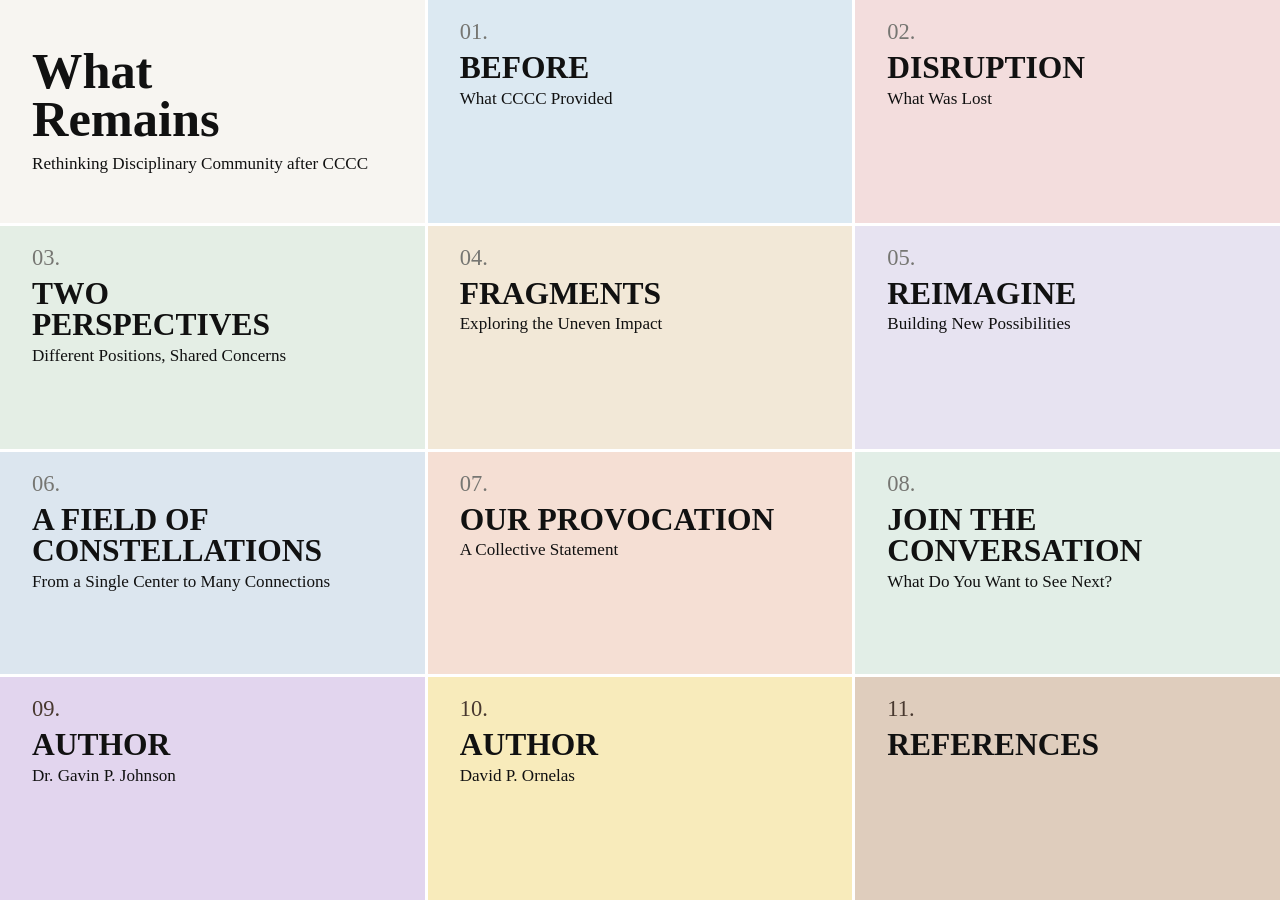
<file: index.html>
<!DOCTYPE html>
<html lang="en">
<head>
  <meta charset="UTF-8">
  <meta name="viewport" content="width=device-width, initial-scale=1">

  <title>What Remains | Kairos Disputatio</title>

  <style>
    * {
      box-sizing: border-box;
      margin: 0;
      padding: 0;
    }

    body {
      background: #ffffff;
      color: #111111;
      font-family: Georgia, "Times New Roman", serif;
    }

    .webtext-grid {
      display: grid;
      grid-template-columns: repeat(3, minmax(0, 1fr));
      grid-auto-rows: minmax(340px, 1fr);
      gap: 3px;
      min-height: 100vh;
      background: #ffffff;
    }

    .panel {
      min-width: 0;
      padding: 50px;
      display: flex;
      flex-direction: column;
      align-items: flex-start;
      justify-content: flex-start;
      color: #111111;
      text-decoration: none;
      overflow-wrap: anywhere;
    }

    .intro {
      background: #f7f5f1;
      justify-content: center;
    }

    .before {
      background: #dce9f2;
    }

    .disruption {
      background: #f3dddd;
    }

    .perspectives {
      background: #e4eee5;
    }

    .fragments {
      background: #f2e8d7;
    }

    .reimagine {
      background: #e7e3f1;
    }

    .constellations {
      background: #dce6ef;
    }

    .provocation {
      background: #f5dfd4;
    }

    .conversation {
      background: #e2eee7;
    }

    .contributing-author-1 {
      background: #e2d5ee;
    }

    .contributing-author-2 {
      background: #f8ebbb;
    }

    .references {
      background: #dfcdbd;
    }

    .number {
      font-size: 2.5rem;
      line-height: 1.2;
      margin-bottom: 20px;
      color: #767672;
    }

    .contributing-author-1 .number,
    .contributing-author-2 .number,
    .references .number {
      color: #48382f;
    }

    h1 {
      font-size: clamp(3rem, 5vw, 5rem);
      line-height: 0.95;
      margin-bottom: 24px;
    }

    h2 {
      font-size: clamp(2rem, 3vw, 3rem);
      line-height: 1;
      text-transform: uppercase;
      margin-bottom: 12px;
    }

    p {
      font-size: 1.4rem;
      line-height: 1.3;
    }

    .intro-subtitle {
      max-width: 540px;
      font-size: 1.7rem;
    }

    a.panel:link,
    a.panel:visited,
    a.panel:hover,
    a.panel:active {
      color: #111111;
      text-decoration: none;
    }

    a.panel:focus-visible {
      outline: 3px solid #111111;
      outline-offset: -6px;
    }

    /* Desktop: four rows within the browser window. */
    @media (width > 900px) {
      .webtext-grid {
        height: 100vh;
        height: 100dvh;
        min-height: 0;
        grid-template-rows: repeat(4, minmax(0, 1fr));
      }

      .panel {
        padding: clamp(8px, 2vh, 24px) clamp(14px, 2.5vw, 44px);
        overflow: auto;
      }

      .number {
        font-size: clamp(1rem, 2.5vh, 1.65rem);
        margin-bottom: clamp(4px, 0.8vh, 10px);
      }

      .webtext-grid h1 {
        font-size: clamp(1.5rem, 5.6vh, 4rem);
        margin-bottom: clamp(4px, 1vh, 12px);
      }

      .webtext-grid h2 {
        font-size: clamp(1rem, min(2.5vw, 3.5vh), 2.4rem);
        margin-bottom: 4px;
      }

      .webtext-grid p:not(.number) {
        font-size: clamp(0.8rem, 1.9vh, 1.2rem);
      }
    }

    /* Tablet: two columns. */
    @media (max-width: 900px) {
      .webtext-grid {
        grid-template-columns: repeat(2, minmax(0, 1fr));
        grid-auto-rows: minmax(340px, auto);
      }

      .panel {
        padding: 35px;
      }
    }

    /* Phone: one column. */
    @media (max-width: 600px) {
      .webtext-grid {
        grid-template-columns: minmax(0, 1fr);
        grid-auto-rows: minmax(300px, auto);
      }

      h1 {
        font-size: 3.5rem;
      }

      h2 {
        font-size: 2.3rem;
      }
    }
  </style>
</head>

<body>
  <main class="webtext-grid">

    <!-- Row 1 -->
    <section class="panel intro">
      <h1>What<br>Remains</h1>
      <p class="intro-subtitle">
        Rethinking Disciplinary Community after CCCC
      </p>
    </section>

    <a class="panel before" href="before.html">
      <p class="number">01.</p>
      <h2>Before</h2>
      <p>What CCCC Provided</p>
    </a>

    <a class="panel disruption" href="disruption.html">
      <p class="number">02.</p>
      <h2>Disruption</h2>
      <p>What Was Lost</p>
    </a>

    <!-- Row 2 -->
    <a class="panel perspectives" href="perspectives.html">
      <p class="number">03.</p>
      <h2>Two<br>Perspectives</h2>
      <p>Different Positions, Shared Concerns</p>
    </a>

    <a class="panel fragments" href="fragments.html">
      <p class="number">04.</p>
      <h2>Fragments</h2>
      <p>Exploring the Uneven Impact</p>
    </a>

    <a class="panel reimagine" href="reimagine.html">
      <p class="number">05.</p>
      <h2>Reimagine</h2>
      <p>Building New Possibilities</p>
    </a>

    <!-- Row 3 -->
    <a class="panel constellations" href="constellations.html">
      <p class="number">06.</p>
      <h2>A Field of<br>Constellations</h2>
      <p>From a Single Center to Many Connections</p>
    </a>

    <a class="panel provocation" href="provocation.html">
      <p class="number">07.</p>
      <h2>Our Provocation</h2>
      <p>A Collective Statement</p>
    </a>

    <a class="panel conversation" href="conversation.html">
      <p class="number">08.</p>
      <h2>Join the<br>Conversation</h2>
      <p>What Do You Want to See Next?</p>
    </a>

    <!-- Row 4 -->
    <a class="panel contributing-author-1" href="contributing-author-1.html">
      <p class="number">09.</p>
      <h2>Author</h2>
      <p>Dr. Gavin P. Johnson</p>
    </a>

    <a class="panel contributing-author-2" href="contributing-author-2.html">
      <p class="number">10.</p>
      <h2>Author</h2>
      <p>David P. Ornelas</p>
    </a>

    <a class="panel references" href="references.html">
      <p class="number">11.</p>
      <h2>References</h2>
    </a>

  </main>
</body>
</html>
</file>
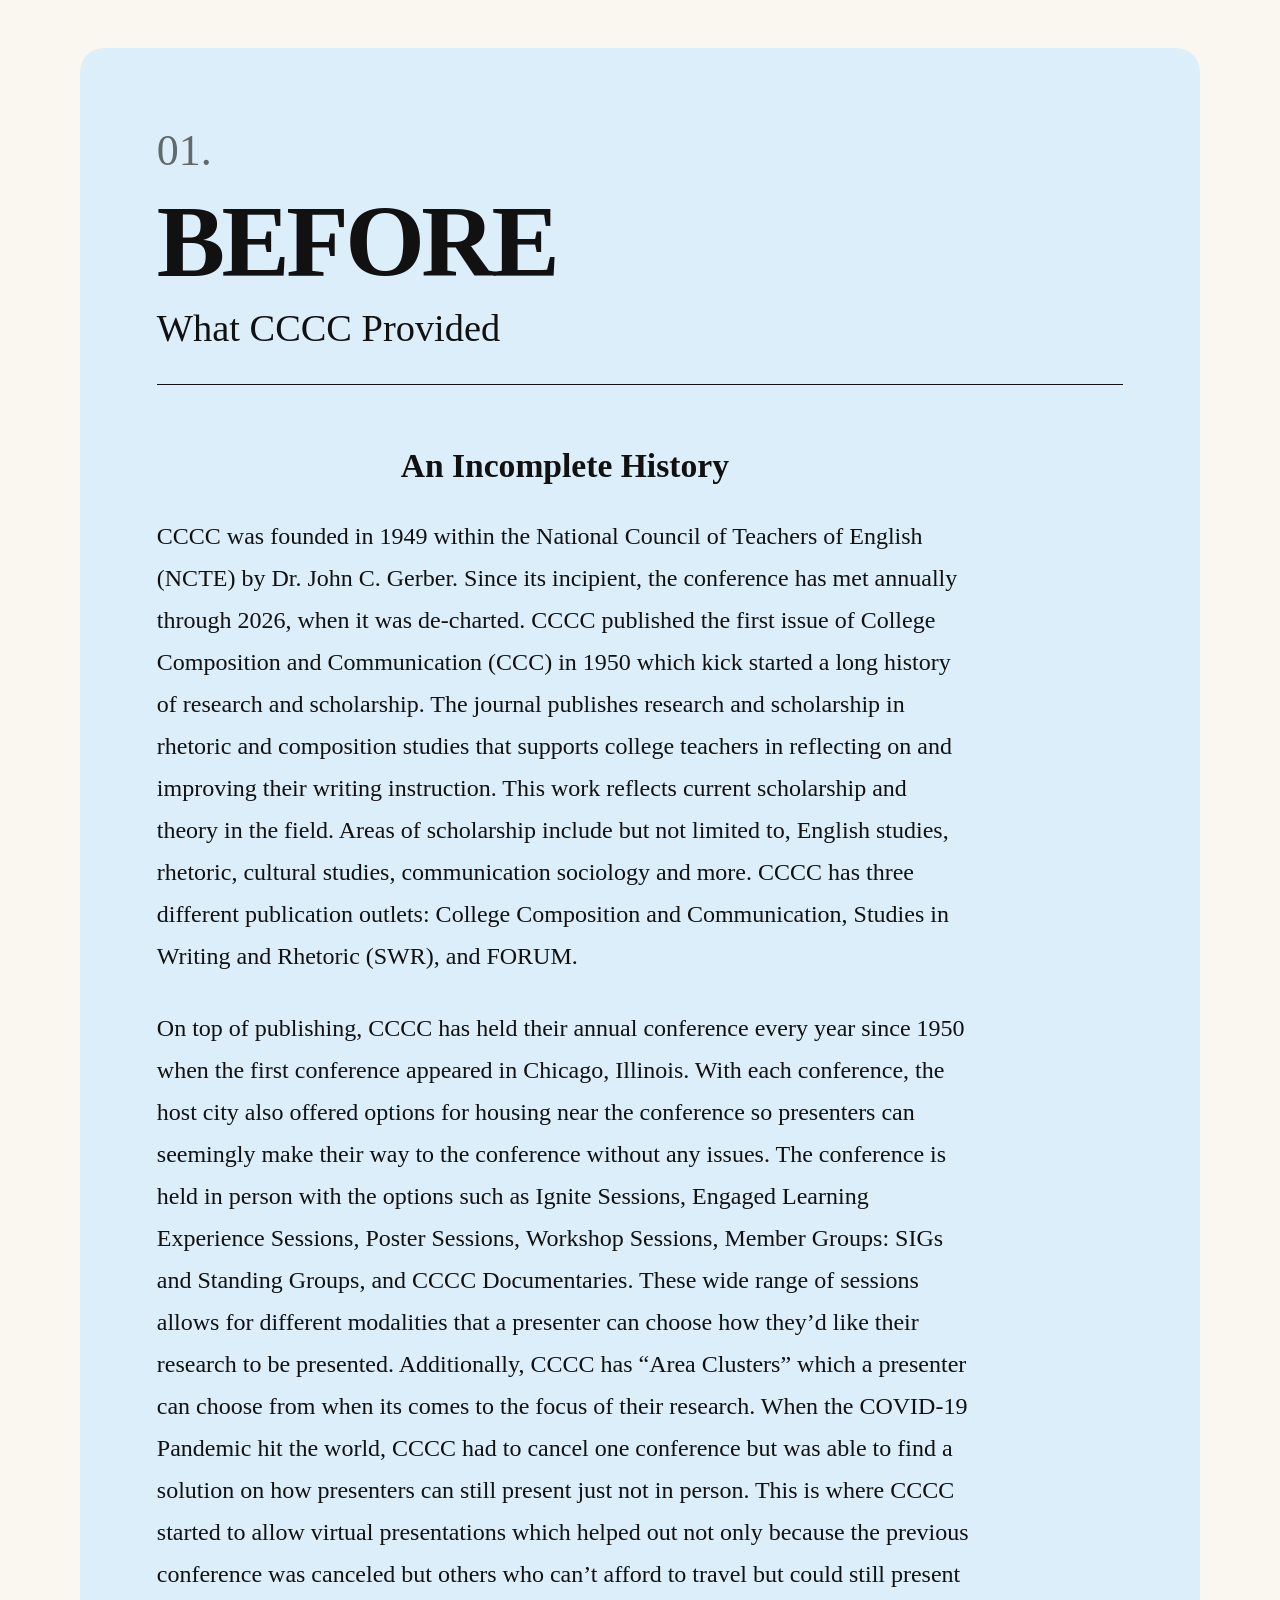
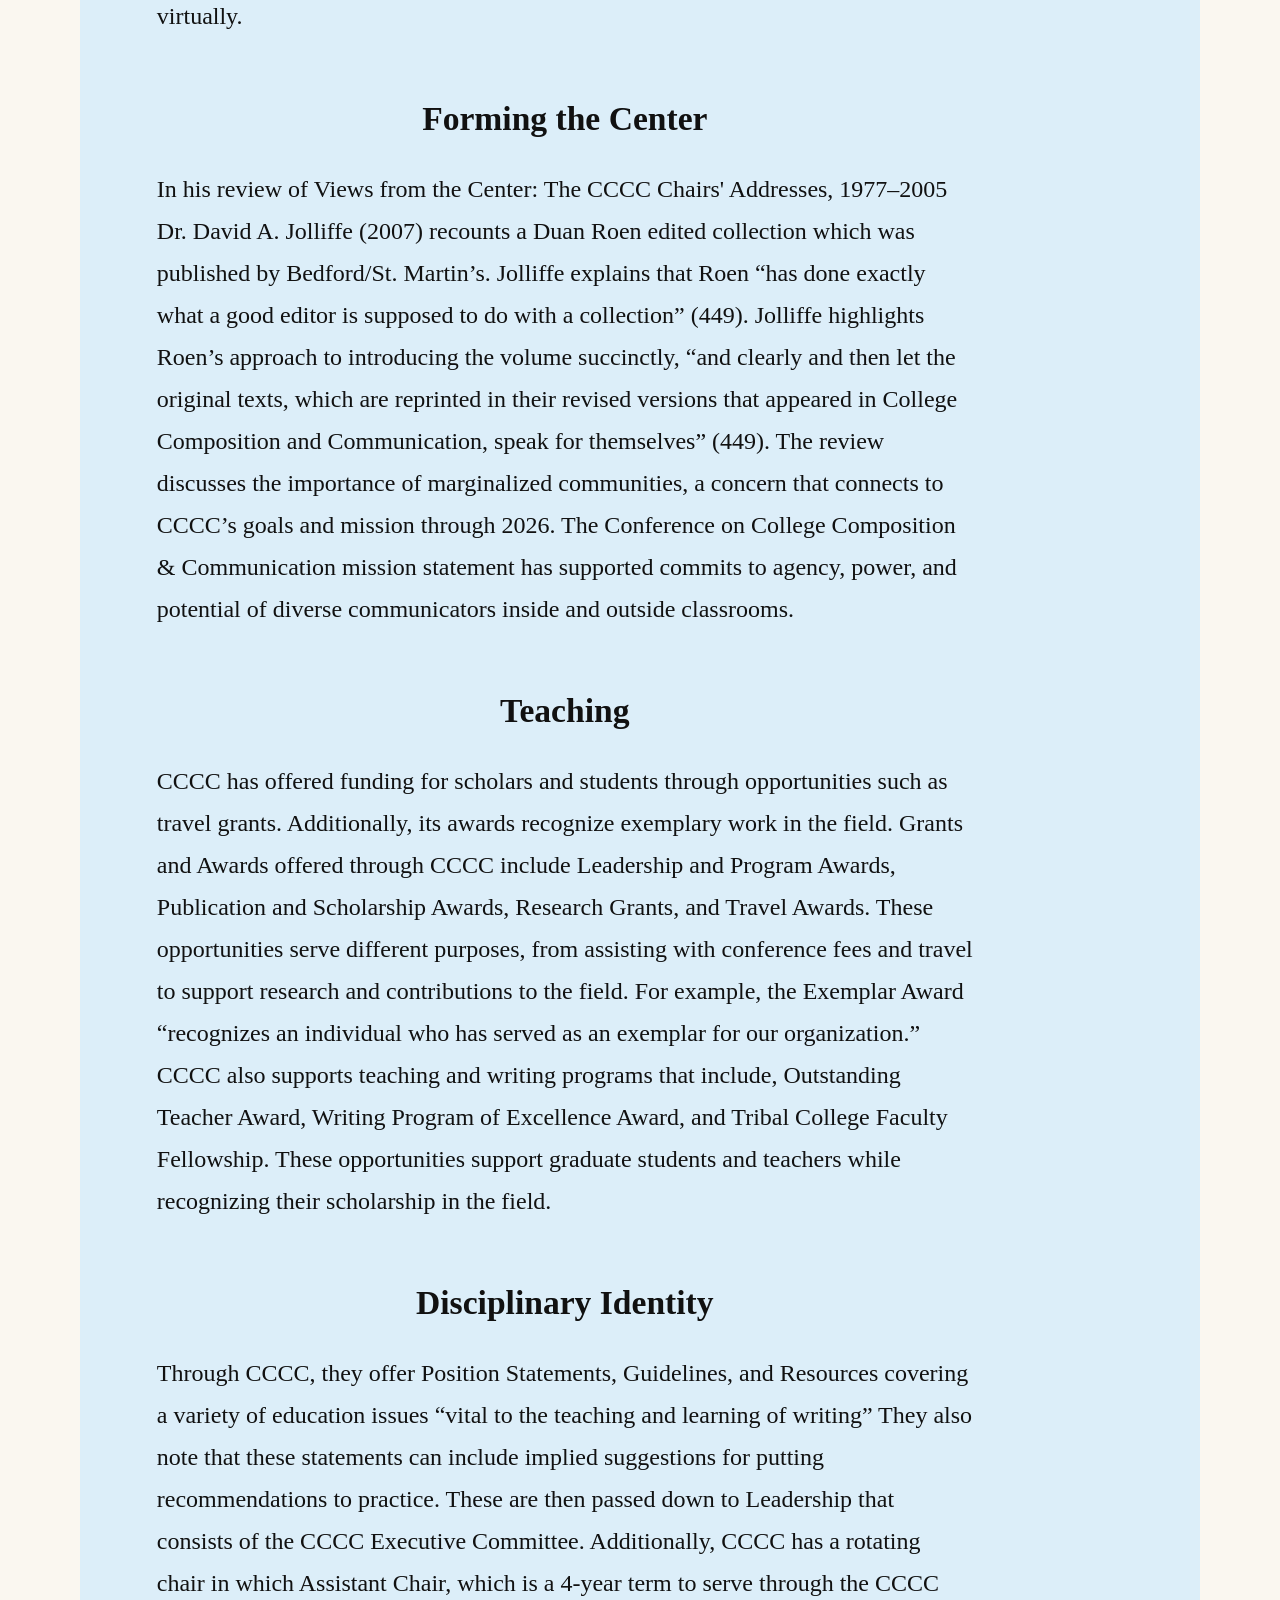
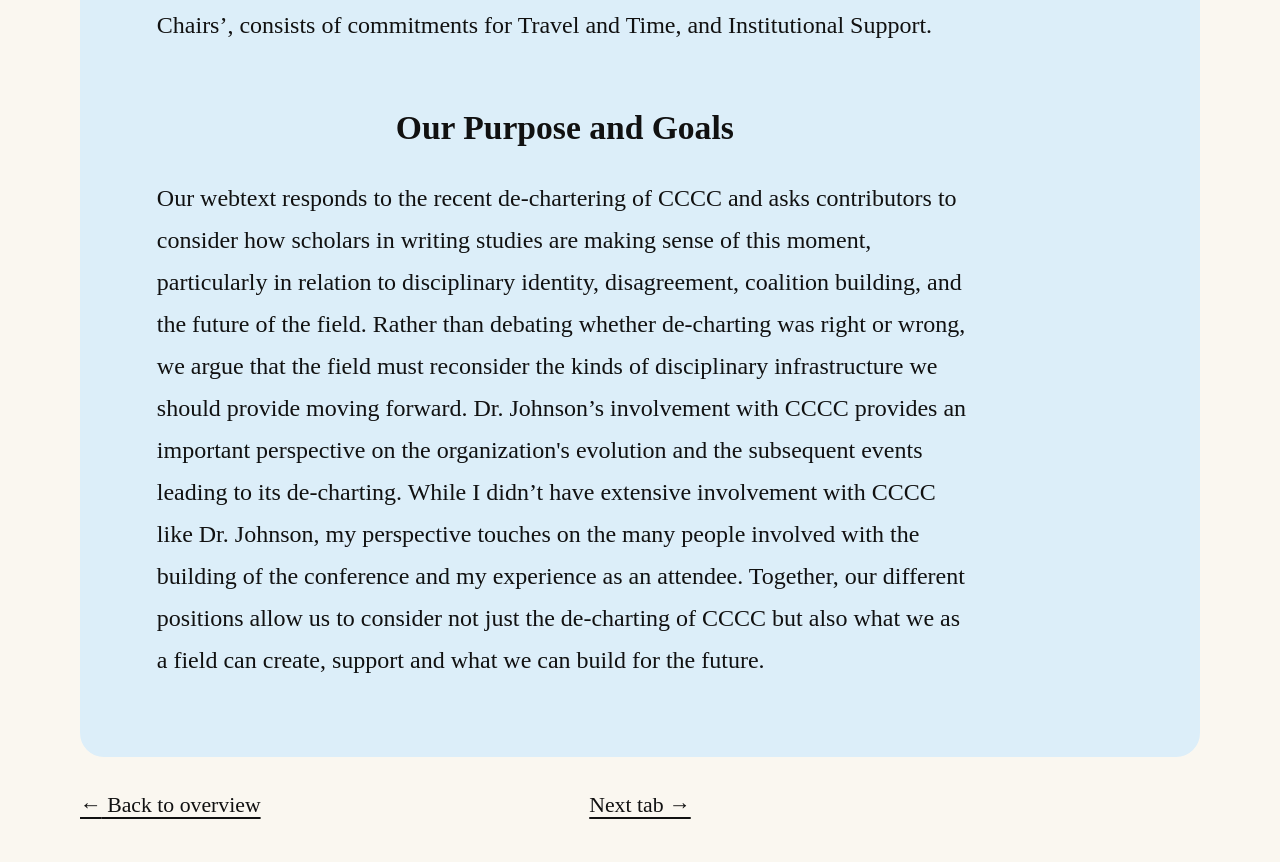
<file: before.html>
<!DOCTYPE html>
<html lang="en">
<head>
  <meta charset="UTF-8">
  <meta name="viewport" content="width=device-width, initial-scale=1">
  <title>Before | What Remains</title>
  <link rel="stylesheet" href="style.css">
</head>
<body>
  <main class="section-page">
    <article class="content-card" aria-labelledby="section-title">
      <header class="section-header">
        <p class="section-number">01.</p>
        <h1 id="section-title">Before</h1>
        <p class="section-subtitle">What CCCC Provided</p>
      </header>
      
      <div class="section-content">
        <h2 style="text-align: center;">An Incomplete History</h2>
        <p>CCCC was founded in 1949 within the National Council of Teachers of English (NCTE) by Dr. John C. Gerber. Since its incipient, the conference has met annually through 2026, when it was de-charted. CCCC published the first issue of College Composition and Communication (CCC) in 1950 which kick started a long history of research and scholarship. The journal publishes research and scholarship in rhetoric and composition studies that supports college teachers in reflecting on and improving their writing instruction. This work reflects current scholarship and theory in the field. Areas of scholarship include but not limited to, English studies, rhetoric, cultural studies, communication sociology and more. CCCC has three different publication outlets: College Composition and Communication, Studies in Writing and Rhetoric (SWR), and FORUM.</p>
        <p>On top of publishing, CCCC has held their annual conference every year since 1950 when the first conference appeared in Chicago, Illinois. With each conference, the host city also offered options for housing near the conference so presenters can seemingly make their way to the conference without any issues. The conference is held in person with the options such as Ignite Sessions, Engaged Learning Experience Sessions, Poster Sessions, Workshop Sessions, Member Groups: SIGs and Standing Groups, and CCCC Documentaries. These wide range of sessions allows for different modalities that a presenter can choose how they’d like their research to be presented. Additionally, CCCC has “Area Clusters” which a presenter can choose from when its comes to the focus of their research. When the COVID-19 Pandemic hit the world, CCCC had to cancel one conference but was able to find a solution on how presenters can still present just not in person. This is where CCCC started to allow virtual presentations which helped out not only because the previous conference was canceled but others who can’t afford to travel but could still present virtually.</p>
        <h2 style="text-align: center;">Forming the Center</h2>
        <p>In his review of Views from the Center: The CCCC Chairs' Addresses, 1977–2005 Dr. David A. Jolliffe (2007) recounts a Duan Roen edited collection which was published by Bedford/St. Martin’s. Jolliffe explains that Roen “has done exactly what a good editor is supposed to do with a collection” (449). Jolliffe highlights Roen’s approach to introducing  the volume succinctly, “and clearly and then let the original texts, which are reprinted in their revised versions that appeared in College Composition and Communication, speak for themselves” (449). The review discusses the importance of marginalized communities, a concern that connects to CCCC’s goals and mission through 2026. The Conference on College Composition & Communication mission statement has supported commits to agency, power, and potential of diverse communicators inside and outside classrooms.</p>
        <h2 style="text-align: center;">Teaching</h2>
        <p>CCCC has offered funding for scholars and students through opportunities such as travel grants. Additionally, its awards recognize exemplary work in the field. Grants and Awards offered through CCCC include Leadership and Program Awards, Publication and Scholarship Awards, Research Grants, and Travel Awards. These opportunities serve different purposes, from assisting with conference fees and travel to support research and contributions to the field. For example, the Exemplar Award “recognizes an individual who has served as an exemplar for our organization.” CCCC also supports teaching and writing programs that include, Outstanding Teacher Award, Writing Program of Excellence Award, and Tribal College Faculty Fellowship. These opportunities support graduate students and teachers while recognizing their scholarship in the field.</p>
        <h2 style="text-align: center;">Disciplinary Identity</h2>
        <p>Through CCCC, they offer Position Statements, Guidelines, and Resources covering a variety of education issues “vital to the teaching and learning of writing” They also note that these statements can include implied suggestions for putting recommendations to practice. These are then passed down to Leadership that consists of the CCCC Executive Committee. Additionally, CCCC has a rotating chair in which Assistant Chair, which is a 4-year term to serve through the CCCC Chairs’, consists of commitments for Travel and Time, and Institutional Support.</p>
        <h2 style="text-align: center;">Our Purpose and Goals</h2>
        <p>Our webtext responds to the recent de-chartering of CCCC and asks contributors to consider how scholars in writing studies are making sense of this moment, particularly in relation to disciplinary identity, disagreement, coalition building, and the future of the field. Rather than debating whether de-charting was right or wrong, we argue that the field must reconsider the kinds of disciplinary infrastructure we should provide moving forward. Dr. Johnson’s involvement with CCCC provides an important perspective on the organization's evolution and the subsequent events leading to its de-charting. While I didn’t have extensive involvement with CCCC like Dr. Johnson, my perspective touches on the many people involved with the building of the conference and my experience as an attendee. Together, our different positions allow us to consider not just the de-charting of CCCC but also what we as a field can create, support and what we can build for the future.</p>
      </div>
    </article>

    <nav class="page-navigation" aria-label="Webtext navigation">

  <a href="index.html">
    <span aria-hidden="true">←</span>
    Back to overview
  </a>

  <a class="next-link" href="disruption.html" rel="next">
    Next tab
    <span aria-hidden="true">→</span>
  </a>

</nav>
  </main>
</body>
</html>
</file>
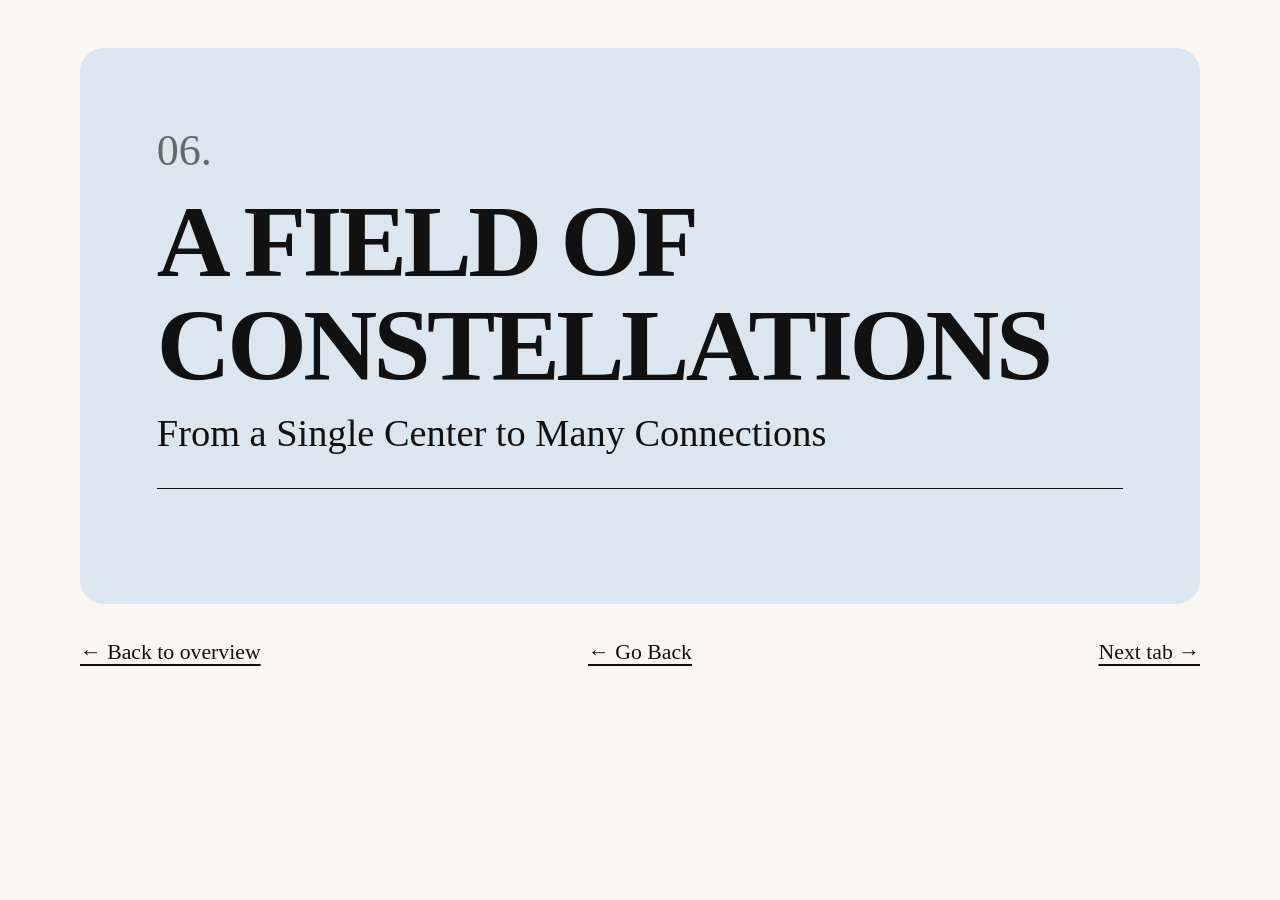
<file: constellations.html>
<!DOCTYPE html>
<html lang="en">
<head>
  <meta charset="UTF-8">
  <meta name="viewport" content="width=device-width, initial-scale=1">

  <title>A Field of Constellations | What Remains</title>

  <link rel="stylesheet" href="style.css">
</head>

<body>

  <main class="section-page">

    <article
      class="content-card"
      aria-labelledby="section-title"
      style="--card-background: #dce6ef;"
    >

      <header class="section-header">
        <p class="section-number">06.</p>

        <h1 id="section-title">A Field of Constellations</h1>

        <p class="section-subtitle">
          From a Single Center to Many Connections
        </p>
      </header>

      <div class="section-content">
      </div>

    </article>

    <nav class="page-navigation" aria-label="Webtext navigation">

      <a href="index.html">
        ← Back to overview
      </a>

      <a class="back-link" href="reimagine.html" rel="prev">
        ← Go Back
      </a>

      <a class="next-link" href="provocation.html" rel="next">
        Next tab →
      </a>

    </nav>

  </main>

</body>
</html>
</file>
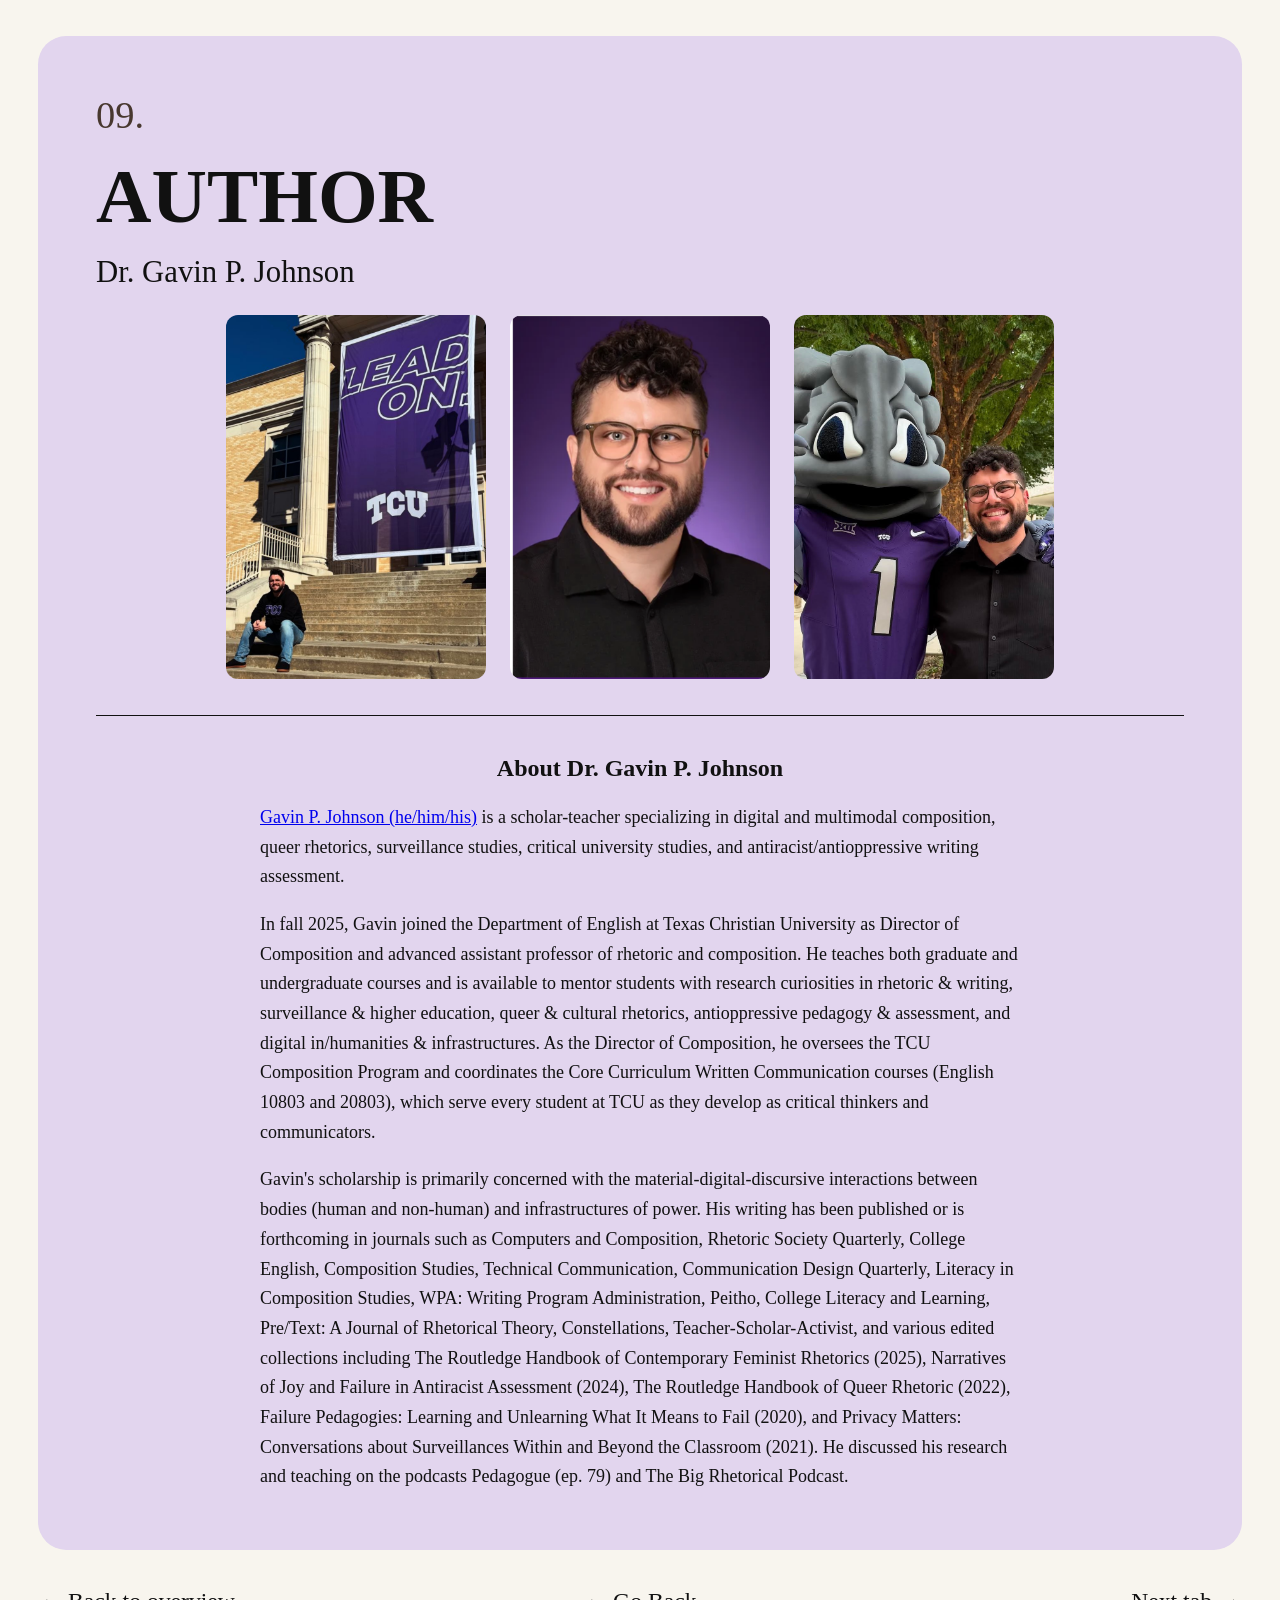
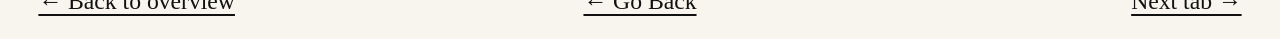
<file: contributing-author-1.html>
<!DOCTYPE html>
<html lang="en">
<head>
  <meta charset="UTF-8">
  <meta name="viewport" content="width=device-width, initial-scale=1">
  <title>Dr. Gavin P. Johnson</title>

  <style>
    * {
      box-sizing: border-box;
    }

    body {
      margin: 0;
      background: #f8f5ee;
      color: #111111;
      font-family: Georgia, "Times New Roman", serif;
    }

    .page {
      width: min(94%, 1400px);
      margin: 0 auto;
      padding: clamp(20px, 2.8vw, 40px) 0 24px;
    }

    .author-panel {
      padding: clamp(22px, 4.5vw, 64px);
      border-radius: clamp(18px, 2.2vw, 32px);
      background: #e2d5ee;
    }

    .author-header {
      padding-bottom: clamp(20px, 2.8vw, 40px);
      border-bottom: 1px solid #111111;
    }

    .section-number {
      margin: 0 0 clamp(12px, 1.8vw, 26px);
      color: #48382f;
      font-size: clamp(1.5rem, 3vw, 2.75rem);
      line-height: 1.15;
    }

    .author-header h1 {
      margin: 0;
      font-size: clamp(2rem, 6vw, 5rem);
      line-height: 0.95;
      text-transform: uppercase;
    }

    .author-name {
      margin: clamp(12px, 1.6vw, 23px) 0 0;
      font-size: clamp(1.2rem, 2.4vw, 2rem);
      font-weight: normal;
      line-height: 1.2;
    }

    .author-photos {
      display: grid;
      grid-template-columns: repeat(3, minmax(0, 1fr));
      gap: clamp(8px, 2vw, 24px);
      max-width: 828px;
      margin: 24px auto 0;
    }

    .author-photos img {
      display: block;
      width: 100%;
      aspect-ratio: 5 / 7;
      object-fit: cover;
      border-radius: 12px;
    }

    .overview {
      max-width: 760px;
      margin-inline: auto;
      padding-top: clamp(22px, 3vw, 44px);
    }

    .overview h2 {
      margin: 0 0 20px;
      font-size: 1.5rem;
      line-height: 1.2;
      text-align: center;
    }

    .overview p {
      margin: 0;
      font-size: 1.125rem;
      line-height: 1.65;
    }

    .overview p + p {
      margin-top: 1em;
    }

    .author-navigation {
      display: grid;
      grid-template-columns: repeat(3, minmax(0, 1fr));
      align-items: baseline;
      gap: 12px;
      margin-top: clamp(20px, 3vw, 44px);
      font-size: clamp(1rem, 1.85vw, 1.65rem);
    }

    .author-navigation a {
      color: inherit;
      text-underline-offset: 0.2em;
    }

    .overview-link {
      grid-area: 1 / 1;
      justify-self: start;
      text-align: left;
    }

    .home-link {
      grid-area: 1 / 2;
      justify-self: center;
      text-align: center;
    }

    .next-author-link {
      grid-area: 1 / 3;
      justify-self: end;
      text-align: right;
    }

    @media (max-width: 480px) {
      .author-photos {
        grid-template-columns: minmax(0, 260px);
        justify-content: center;
      }
        .overview h2 {
      font-size: clamp(1.4rem, 2vw, 2rem);
      margin-bottom: clamp(16px, 2vw, 28px);
    }

    .overview p {
      max-width: 75ch;
      margin-inline: auto;
      font-size: clamp(1rem, 1.45vw, 1.35rem);
      line-height: 1.65;
    }
  </style>
</head>

<body>
  <div class="page">
    <main class="author-panel">
      <header class="author-header">
        <p class="section-number">09.</p>
        <h1>Author</h1>
        <p class="author-name">Dr. Gavin P. Johnson</p>

        <div class="author-photos">
          <img src="johnson-left.jpg"
               alt="Describe the left photo">

          <img src="gavin-johnson.jpg"
               alt="Portrait of Dr. Gavin P. Johnson against a purple background">

          <img src="johnson-right.jpg"
               alt="Describe the right photo">
        </div>
      </header>

      <section class="overview" aria-labelledby="overview-heading">
        <h2 id="overview-heading">About Dr. Gavin P. Johnson</h2>
        <p><a href="https://sites.google.com/view/gavinpjohnson/home?authuser=0">Gavin P. Johnson (he/him/his)</a> is a scholar-teacher specializing in digital and multimodal composition, queer rhetorics, surveillance studies, critical university studies, and antiracist/antioppressive writing assessment.</p>
        <p>In fall 2025, Gavin joined the Department of English at Texas Christian University as Director of Composition and advanced assistant professor of rhetoric and composition. He teaches both graduate and undergraduate courses and is available to mentor students with research curiosities in rhetoric & writing, surveillance & higher education, queer & cultural rhetorics, antioppressive pedagogy & assessment, and digital in/humanities & infrastructures. As the Director of Composition, he oversees the TCU Composition Program and coordinates the Core Curriculum Written Communication courses (English 10803 and 20803), which serve every student at TCU as they develop as critical thinkers and communicators.</p>
        <p>Gavin's scholarship is primarily concerned with the material-digital-discursive interactions between bodies (human and non-human) and infrastructures of power. His writing has been published or is forthcoming in journals such as Computers and Composition, Rhetoric Society Quarterly, College English, Composition Studies, Technical Communication, Communication Design Quarterly, Literacy in Composition Studies, WPA: Writing Program Administration, Peitho, College Literacy and Learning, Pre/Text: A Journal of Rhetorical Theory, Constellations, Teacher-Scholar-Activist, and various edited collections including The Routledge Handbook of Contemporary Feminist Rhetorics (2025), Narratives of Joy and Failure in Antiracist Assessment (2024), The Routledge Handbook of Queer Rhetoric (2022), Failure Pedagogies: Learning and Unlearning What It Means to Fail (2020), and Privacy Matters: Conversations about Surveillances Within and Beyond the Classroom (2021). He discussed his research and teaching on the podcasts Pedagogue (ep. 79) and The Big Rhetorical Podcast.</p>
      </section>
    </main>

    <nav class="author-navigation" aria-label="Page navigation">
      <a class="overview-link" href="index.html">&larr; Back to overview</a>
      <a class="home-link" href="conversation.html">&larr; Go Back</a>
      <a class="next-author-link" href="contributing-author-2.html">Next tab &rarr;</a>
    </nav>
  </div>
</body>
</html>
</file>
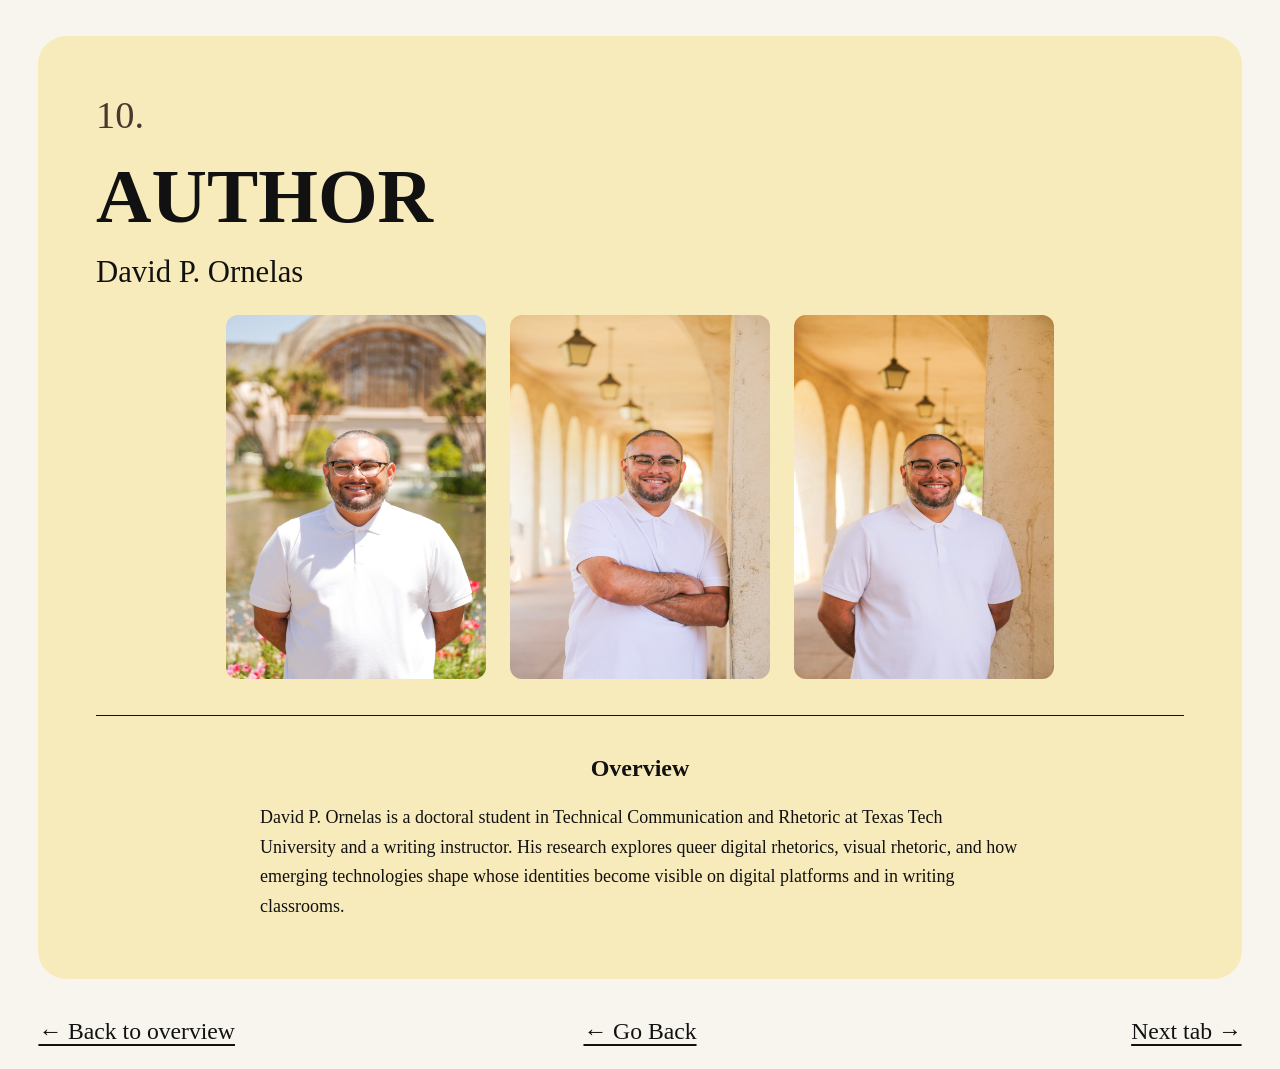
<file: contributing-author-2.html>
<!DOCTYPE html>
<html lang="en">
<head>
  <meta charset="UTF-8">
  <meta name="viewport" content="width=device-width, initial-scale=1">
  <title>David P. Ornelas</title>

  <style>
    * {
      box-sizing: border-box;
    }

    body {
      margin: 0;
      background: #f8f5ee;
      color: #111111;
      font-family: Georgia, "Times New Roman", serif;
    }

    .page {
      width: min(94%, 1400px);
      margin: 0 auto;
      padding: clamp(20px, 2.8vw, 40px) 0 24px;
    }

    .author-panel {
      padding: clamp(22px, 4.5vw, 64px);
      border-radius: clamp(18px, 2.2vw, 32px);
      background: #f8ebbb;
    }

    .author-header {
      padding-bottom: clamp(20px, 2.8vw, 40px);
      border-bottom: 1px solid #111111;
    }

    .section-number {
      margin: 0 0 clamp(12px, 1.8vw, 26px);
      color: #48382f;
      font-size: clamp(1.5rem, 3vw, 2.75rem);
      line-height: 1.15;
    }

    .author-header h1 {
      margin: 0;
      font-size: clamp(2rem, 6vw, 5rem);
      line-height: 0.95;
      text-transform: uppercase;
    }

    .author-name {
      margin: clamp(12px, 1.6vw, 23px) 0 0;
      font-size: clamp(1.2rem, 2.4vw, 2rem);
      line-height: 1.2;
    }

    .author-photo {
      display: block;
      width: min(100%, 260px);
      height: auto;
      margin: 24px auto 0;
      border-radius: 12px;
    }

    .overview {
      max-width: 760px;
      margin-inline: auto;
      padding-top: clamp(22px, 3vw, 44px);
    }

    .overview h2 {
      margin: 0 0 20px;
      font-size: 1.5rem;
      line-height: 1.2;
      text-align: center;
    }

    .overview p {
      margin: 0;
      font-size: 1.125rem;
      line-height: 1.65;
    }

    .overview p + p {
      margin-top: 1em;
    }

    .author-navigation {
      display: grid;
      grid-template-columns: repeat(3, minmax(0, 1fr));
      align-items: baseline;
      gap: 12px;
      margin-top: clamp(20px, 3vw, 44px);
      font-size: clamp(1rem, 1.85vw, 1.65rem);
    }

    .author-navigation a {
      color: inherit;
      text-underline-offset: 0.2em;
    }

    .overview-link {
      grid-area: 1 / 1;
      justify-self: start;
    }

    .previous-author-link {
      grid-area: 1 / 2;
      justify-self: center;
      text-align: center;
    }

    .next-link {
      grid-area: 1 / 3;
      justify-self: end;
      text-align: right;
    }
    .author-photos {
      display: grid;
      grid-template-columns: repeat(3, minmax(0, 1fr));
      gap: clamp(8px, 2vw, 24px);
      max-width: 828px;
      margin: 24px auto 0;
}

    .author-photos img {
      display: block;
      width: 100%;
      aspect-ratio: 5 / 7;
      objectt-fit: cover;
      border-radius: 12px;
}

@media (max-width: 480px) {
  .author-photos {
    grid-template-columns: minmax(0, 260px);
    justify-content: center;
  }
}
  </style>
</head>

<body>
  <div class="page">
    <main class="author-panel">
      <header class="author-header">
        <p class="section-number">10.</p>
        <h1>Author</h1>
        <p class="author-name">David P. Ornelas</p>

    <div class="author-photos">
      <img src="david-left.jpg" alt="Describe the left photo">
      <img src="david-ornelas.jpg" alt="Portrait of David P. Ornelas">
      <img src="david-right.jpg" alt="Describe the right photo">
  </div>
    </header>

      <section class="overview" aria-labelledby="overview-heading">
        <h2 id="overview-heading">Overview</h2>
        <p>David P. Ornelas is a doctoral student in Technical Communication
          and Rhetoric at Texas Tech University and a writing instructor.
          His research explores queer digital rhetorics, visual rhetoric,
          and how emerging technologies shape whose identities become
          visible on digital platforms and in writing classrooms.</p>
      </section>
    </main>

    <nav class="author-navigation" aria-label="Page navigation">
      <a class="overview-link" href="index.html">&larr; Back to overview</a>
      <a class="previous-author-link" href="contributing-author-1.html">&larr; Go Back</a>
      <a class="next-link" href="references.html">Next tab &rarr;</a>
    </nav>
  </div>
</body>
</html>
</file>
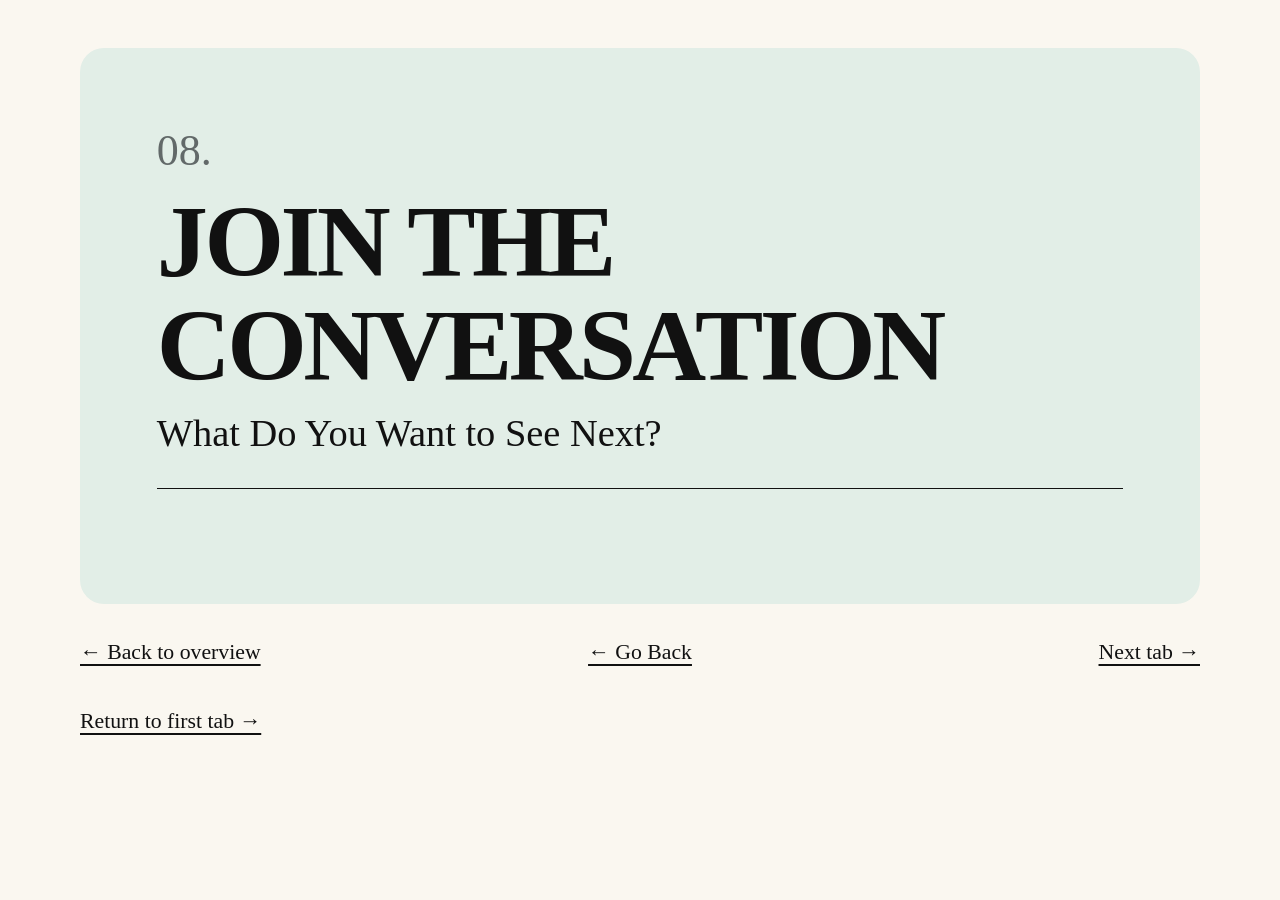
<file: conversation.html>
<!DOCTYPE html>
<html lang="en">
<head>
  <meta charset="UTF-8">
  <meta name="viewport" content="width=device-width, initial-scale=1">

  <title>Join the Conversation | What Remains</title>

  <link rel="stylesheet" href="style.css">
</head>

<body>

  <main class="section-page">

    <article
      class="content-card"
      aria-labelledby="section-title"
      style="--card-background: #e2eee7;"
    >

      <header class="section-header">
        <p class="section-number">08.</p>

        <h1 id="section-title">Join the Conversation</h1>

        <p class="section-subtitle">
          What Do You Want to See Next?
        </p>
      </header>

      <div class="section-content">
      </div>

    </article>

    <nav class="page-navigation" aria-label="Webtext navigation">

      <a href="index.html">
        ← Back to overview
      </a>

      <a class="back-link" href="provocation.html" rel="prev">
        ← Go Back
      </a>

      <a class="next-link" href="contributing-author-1.html">Next tab &rarr;</a>
      
      <a class="next-link" href="before.html">
        Return to first tab →
      </a>

    </nav>

  </main>

</body>
</html>
</file>
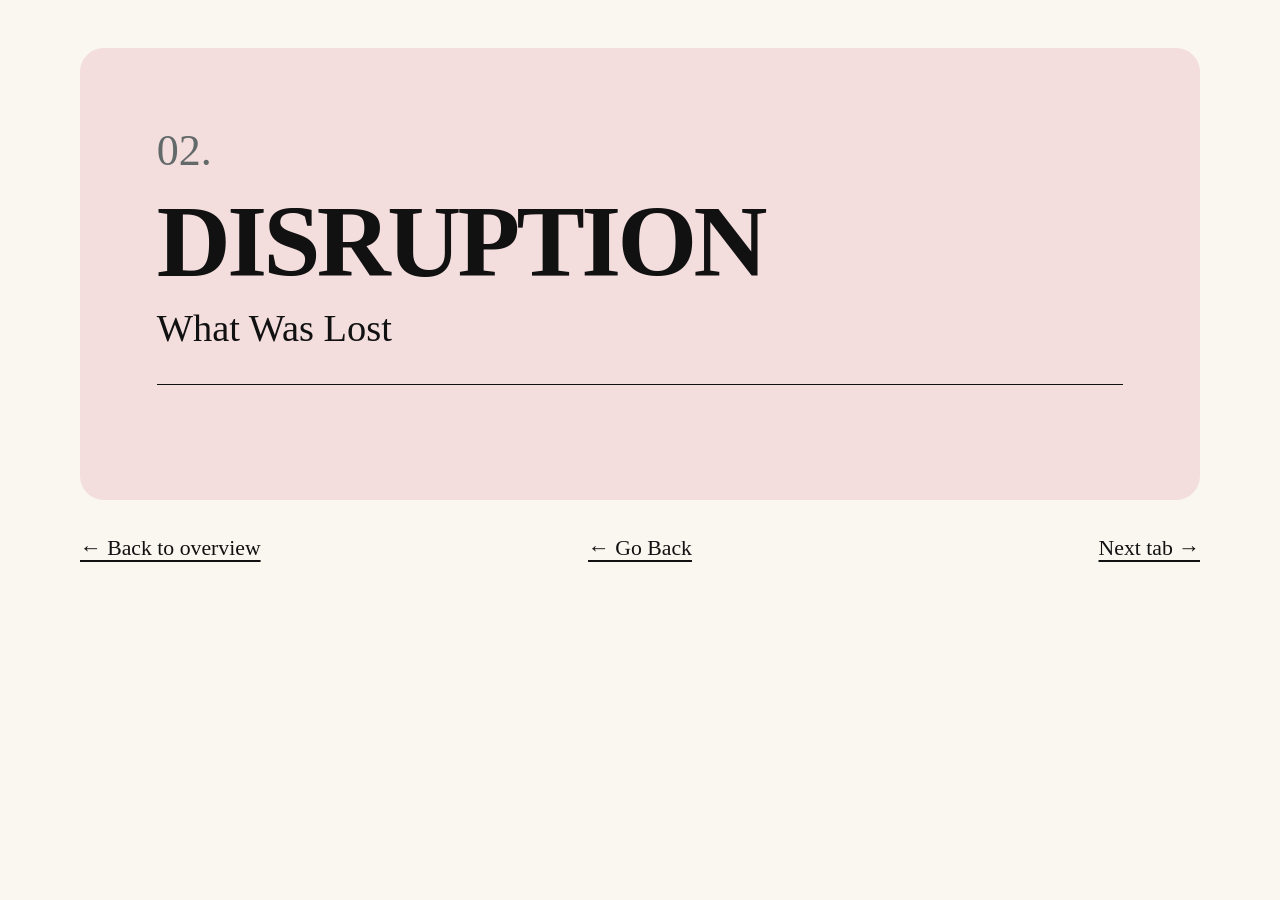
<file: disruption.html>
<!DOCTYPE html>
<html lang="en">
<head>
  <meta charset="UTF-8">
  <meta name="viewport" content="width=device-width, initial-scale=1">

  <title>Disruption | What Remains</title>

  <link rel="stylesheet" href="style.css">
</head>

<body>

  <main class="section-page">

    <article
      class="content-card"
      aria-labelledby="section-title"
      style="--card-background: #f3dddd;"
    >

      <header class="section-header">
        <p class="section-number">02.</p>

        <h1 id="section-title">Disruption</h1>

        <p class="section-subtitle">What Was Lost</p>
      </header>

      <div class="section-content">
      </div>

    </article>

     <nav class="page-navigation" aria-label="Webtext navigation">

      <a href="index.html">
        ← Back to overview
      </a>

      <a class="back-link" href="before.html" rel="prev">
        ← Go Back
      </a>

      <a class="next-link" href="perspectives.html" rel="next">
        Next tab →
      </a>

    </nav>

  </main>

</body>
</html>
</file>
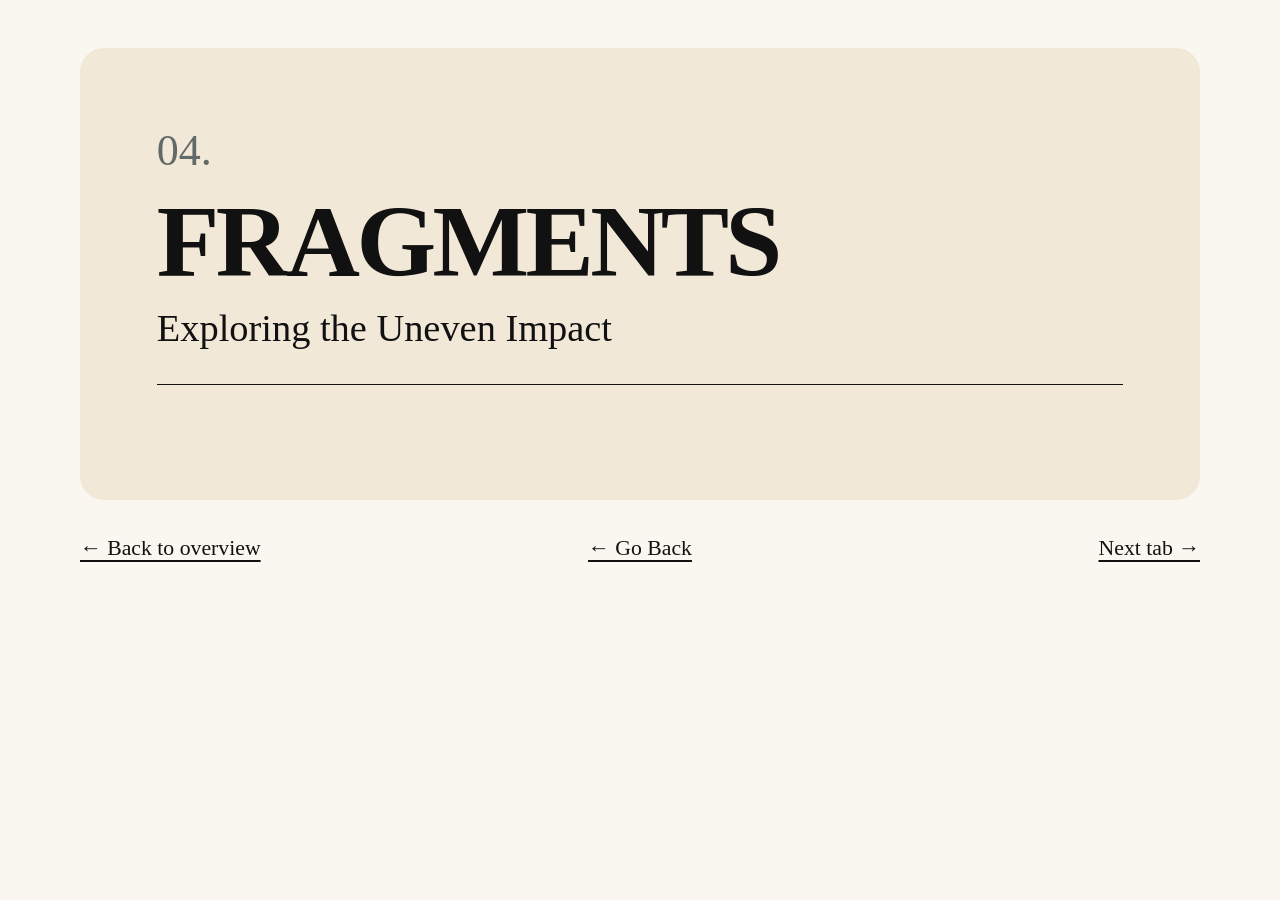
<file: fragments.html>
<!DOCTYPE html>
<html lang="en">
<head>
  <meta charset="UTF-8">
  <meta name="viewport" content="width=device-width, initial-scale=1">

  <title>Fragments | What Remains</title>

  <link rel="stylesheet" href="style.css">
</head>

<body>

  <main class="section-page">

    <article
      class="content-card"
      aria-labelledby="section-title"
      style="--card-background: #f2e8d7;"
    >

      <header class="section-header">
        <p class="section-number">04.</p>

        <h1 id="section-title">Fragments</h1>

        <p class="section-subtitle">
          Exploring the Uneven Impact
        </p>
      </header>

      <div class="section-content">
      </div>

    </article>

    <nav class="page-navigation" aria-label="Webtext navigation">

      <a href="index.html">
        ← Back to overview
      </a>

      <a class="back-link" href="perspectives.html" rel="prev">
        ← Go Back
      </a>

      <a class="next-link" href="reimagine.html" rel="next">
        Next tab →
      </a>

    </nav>

  </main>

</body>
</html>
</file>
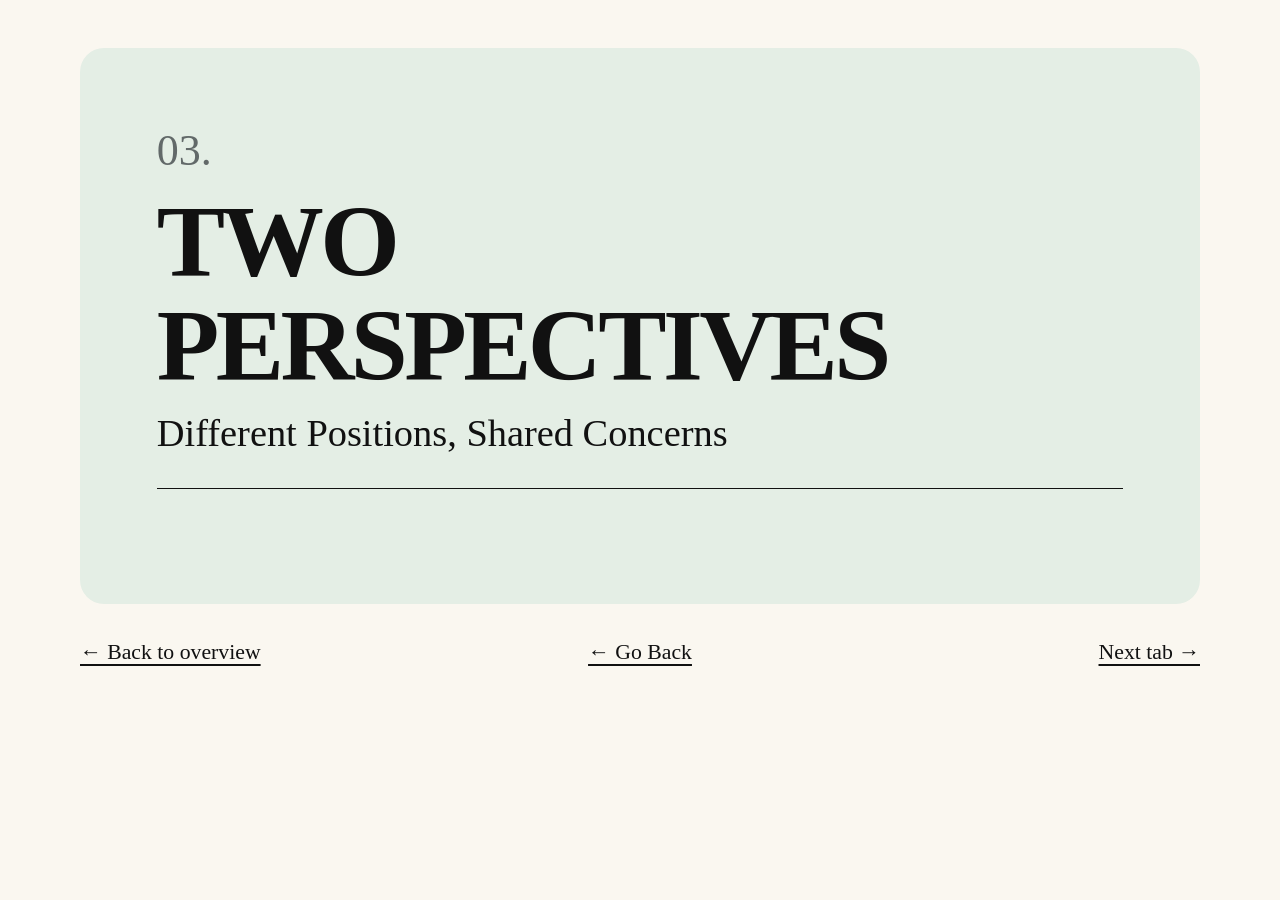
<file: perspectives.html>
<!DOCTYPE html>
<html lang="en">
<head>
  <meta charset="UTF-8">
  <meta name="viewport" content="width=device-width, initial-scale=1">

  <title>Two Perspectives | What Remains</title>

  <link rel="stylesheet" href="style.css">
</head>

<body>

  <main class="section-page">

    <article
      class="content-card"
      aria-labelledby="section-title"
      style="--card-background: #e4eee5;"
    >

      <header class="section-header">
        <p class="section-number">03.</p>

        <h1 id="section-title">Two Perspectives</h1>

        <p class="section-subtitle">
          Different Positions, Shared Concerns
        </p>
      </header>

      <div class="section-content">
        <!-- Add your content here later. -->
      </div>

    </article>

    <nav class="page-navigation" aria-label="Webtext navigation">

      <a href="index.html">
        ← Back to overview
      </a>

      <a class="back-link" href="disruption.html" rel="prev">
        ← Go Back
      </a>

      <a class="next-link" href="fragments.html" rel="next">
        Next tab →
      </a>

    </nav>

  </main>

</body>
</html>
</file>
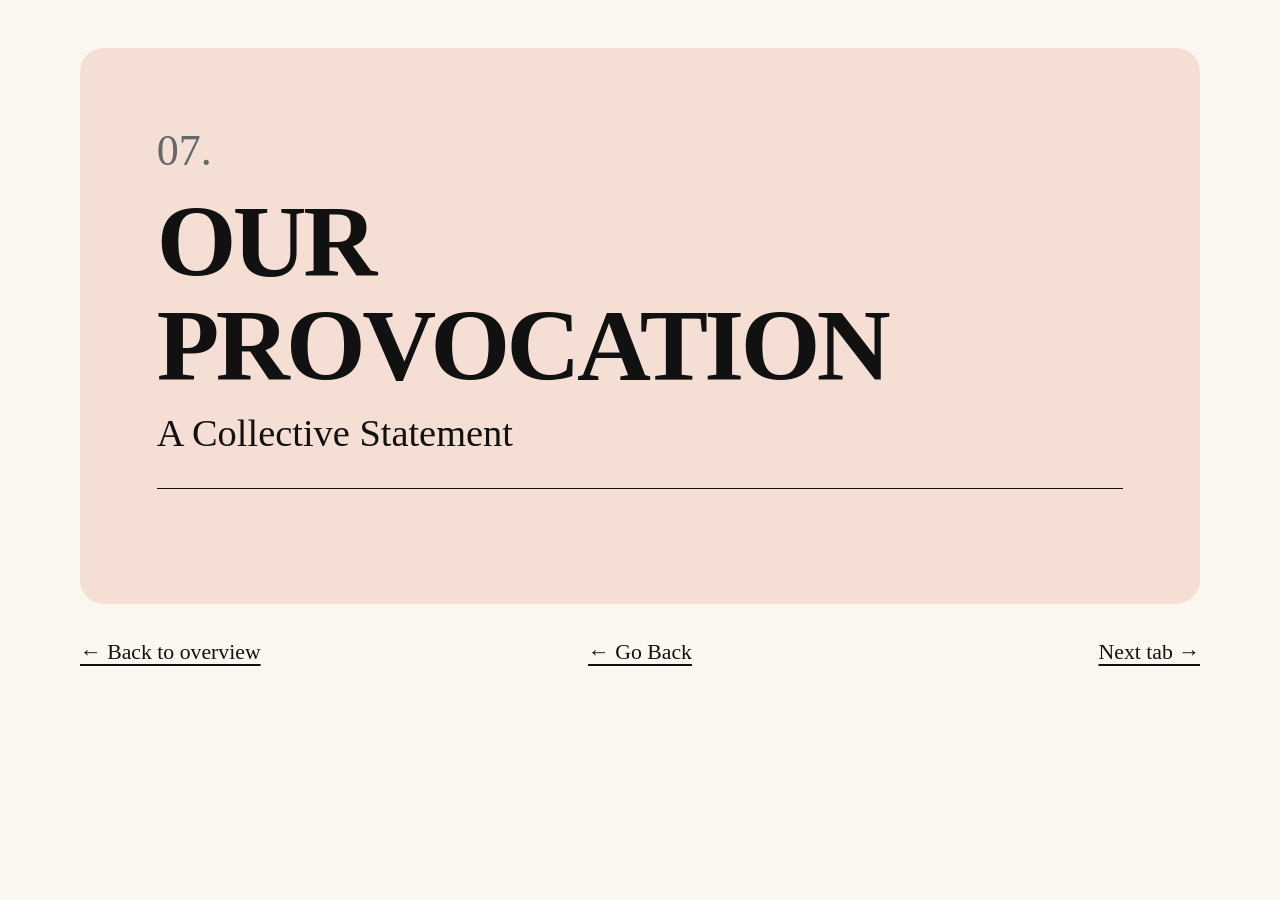
<file: provocation.html>
<!DOCTYPE html>
<html lang="en">
<head>
  <meta charset="UTF-8">
  <meta name="viewport" content="width=device-width, initial-scale=1">

  <title>Our Provocation | What Remains</title>

  <link rel="stylesheet" href="style.css">
</head>

<body>

  <main class="section-page">

    <article
      class="content-card"
      aria-labelledby="section-title"
      style="--card-background: #f5dfd4;"
    >

      <header class="section-header">
        <p class="section-number">07.</p>

        <h1 id="section-title">Our Provocation</h1>

        <p class="section-subtitle">
          A Collective Statement
        </p>
      </header>

      <div class="section-content">
      </div>

    </article>

    <nav class="page-navigation" aria-label="Webtext navigation">

      <a href="index.html">
        ← Back to overview
      </a>

      <a class="back-link" href="constellations.html" rel="prev">
        ← Go Back
      </a>

      <a class="next-link" href="conversation.html" rel="next">
        Next tab →
      </a>

    </nav>

  </main>

</body>
</html>
</file>
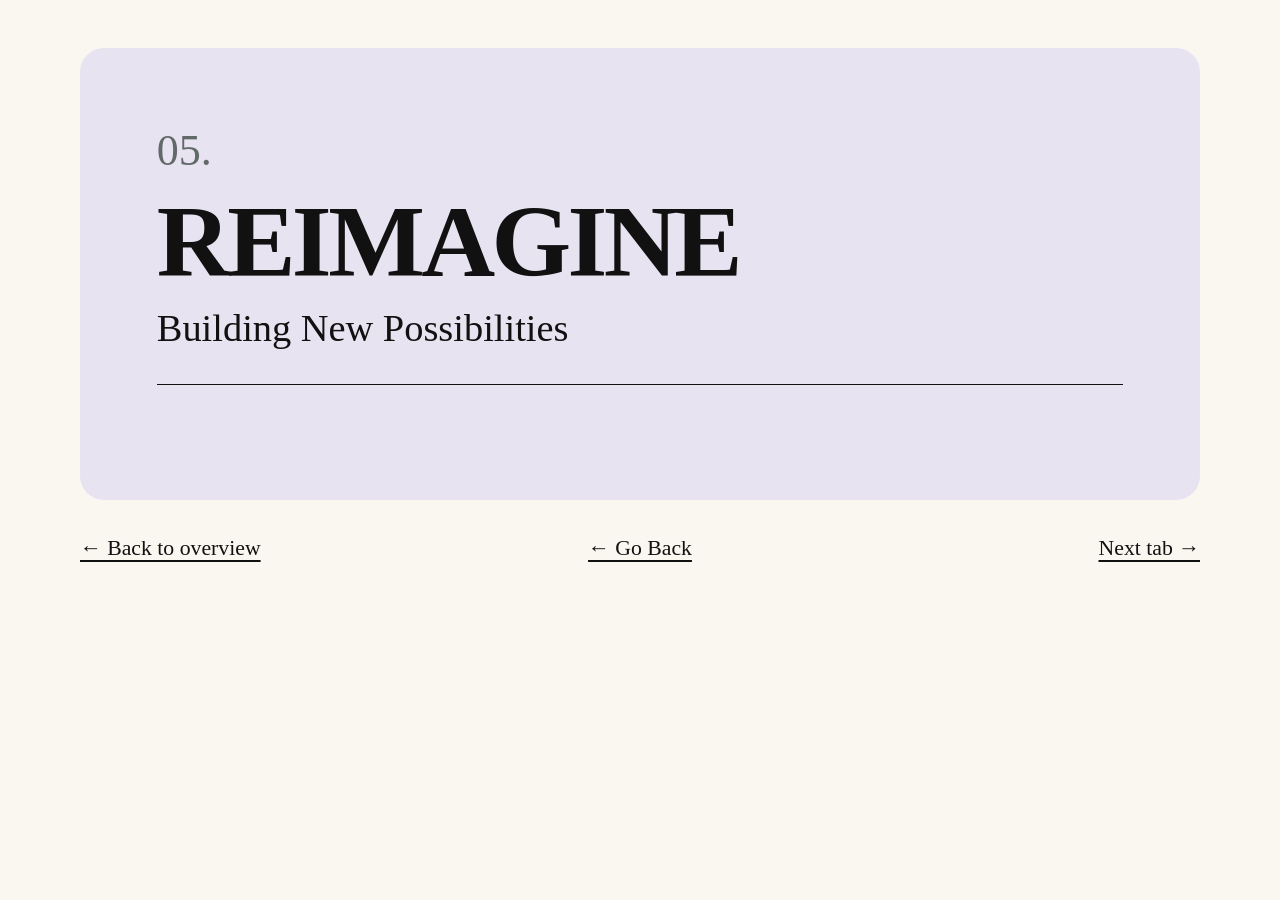
<file: reimagine.html>
<!DOCTYPE html>
<html lang="en">
<head>
  <meta charset="UTF-8">
  <meta name="viewport" content="width=device-width, initial-scale=1">

  <title>Reimagine | What Remains</title>

  <link rel="stylesheet" href="style.css">
</head>

<body>

  <main class="section-page">

    <article
      class="content-card"
      aria-labelledby="section-title"
      style="--card-background: #e7e3f1;"
    >

      <header class="section-header">
        <p class="section-number">05.</p>

        <h1 id="section-title">Reimagine</h1>

        <p class="section-subtitle">
          Building New Possibilities
        </p>
      </header>

      <div class="section-content">
      </div>

    </article>

    <nav class="page-navigation" aria-label="Webtext navigation">

      <a href="index.html">
        ← Back to overview
      </a>

      <a class="back-link" href="fragments.html" rel="prev">
        ← Go Back
      </a>

      <a class="next-link" href="constellations.html" rel="next">
        Next tab →
      </a>

    </nav>

  </main>

</body>
</html>
</file>
<file: style.css>
:root {
  --page-background: #faf7f0;
  --card-background: #dceef9;
  --text-color: #111111;
}

* {
  box-sizing: border-box;
}

body {
  margin: 0;
  background: var(--page-background);
  color: var(--text-color);
  font-family: Georgia, "Times New Roman", serif;
}

.section-page {
  width: min(1120px, calc(100% - 64px));
  margin: 48px auto 32px;
}

.content-card {
  background: var(--card-background);
  border-radius: 24px;
  padding: clamp(28px, 6vw, 88px);
}

.section-header {
  padding-bottom: 30px;
  margin-bottom: 38px;
  border-bottom: 1px solid var(--text-color);
}

.section-number {
  margin: 0 0 12px;
  color: #626969;
  font-size: clamp(28px, 3.5vw, 44px);
  line-height: 1.2;
}

h1 {
  margin: 0 0 10px;
  font-size: clamp(42px, 8vw, 112px);
  font-weight: 700;
  line-height: 1.02;
  letter-spacing: -0.035em;
  text-transform: uppercase;
  overflow-wrap: anywhere;
}

.section-subtitle {
  margin: 0;
  font-size: clamp(22px, 3vw, 40px);
  line-height: 1.3;
}

.section-content {
  max-width: 68ch;
  font-size: clamp(18px, 1.9vw, 24px);
  line-height: 1.75;
  overflow-wrap: break-word;
}

.section-content p {
  margin: 0 0 1.25em;
}

.section-content > :last-child {
  margin-bottom: 0;
}

.section-content h2 {
  margin-top: 1.8em;
  font-size: 1.4em;
  line-height: 1.25;
}

.section-content img,
.section-content video {
  max-width: 100%;
  height: auto;
}

.section-content blockquote {
  margin: 1.5em 0;
  padding-left: 1em;
  border-left: 3px solid #626969;
}

a {
  color: inherit;
  text-underline-offset: 5px;
}

a:hover {
  text-decoration-thickness: 2px;
}

a:focus-visible {
  outline: 3px solid #245d80;
  outline-offset: 6px;
  border-radius: 2px;
}

.page-navigation,
.page-nav.author-navigation {
  display: grid;
  grid-template-columns: repeat(3, minmax(0, 1fr));
  align-items: center;
  gap: 20px;
  width: 100%;
  margin-top: 24px;
  font-size: clamp(17px, 1.7vw, 22px);
}

.page-navigation > a,
.page-nav.author-navigation > a {
  display: inline-block;
  margin: 0;
  padding-block: 12px;
}

.page-navigation > a:nth-child(1),
.page-nav.author-navigation > .back-link {
  grid-column: 1;
  justify-self: start;
}

.page-navigation > a:nth-child(2),
.page-nav.author-navigation > .home-link {
  grid-column: 2;
  justify-self: center;
  text-align: center;
}

.page-navigation > a:nth-child(3),
.page-nav.author-navigation > .next-link {
  grid-column: 3;
  justify-self: end;
  text-align: right;
}

@media (max-width: 600px) {
  .section-page {
    width: calc(100% - 28px);
    margin-top: 16px;
  }

  .content-card {
    border-radius: 18px;
    padding: 28px 22px;
  }

  .section-header {
    padding-bottom: 24px;
    margin-bottom: 26px;
  }

  .page-navigation,
  .page-nav.author-navigation {
    grid-template-columns: minmax(0, 1fr);
    gap: 8px;
    margin-top: 16px;
  }

  .page-navigation > a:nth-child(n),
  .page-nav.author-navigation > a[class] {
    grid-column: 1;
    justify-self: center;
    text-align: center;
  }
.section-page {
  margin-top: clamp(16px, 3vw, 32px);
}

.content-card {
  padding: clamp(22px, 4.5vw, 64px);
}

.section-header h1 {
  font-size: clamp(2rem, 6vw, 5rem);
}

.section-subtitle {
  font-size: clamp(1.2rem, 2.4vw, 2rem);
}
</file>
